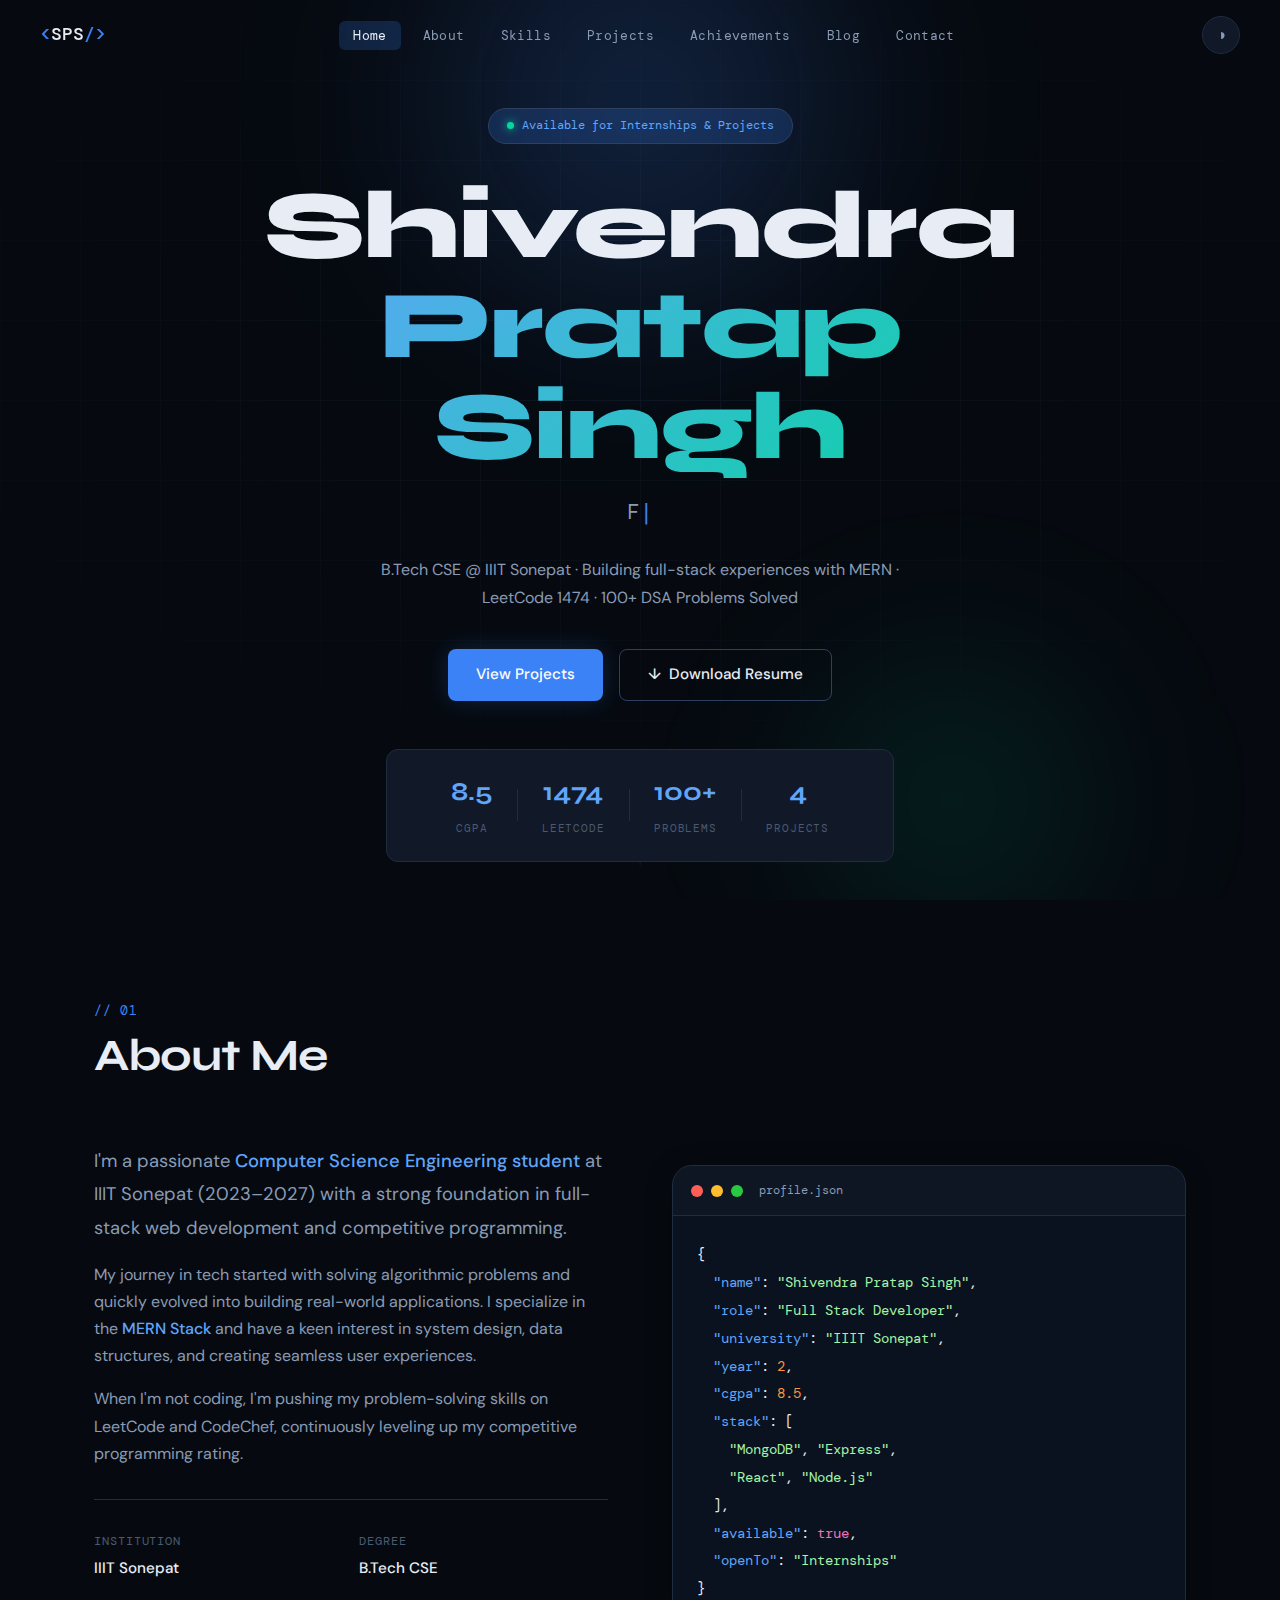
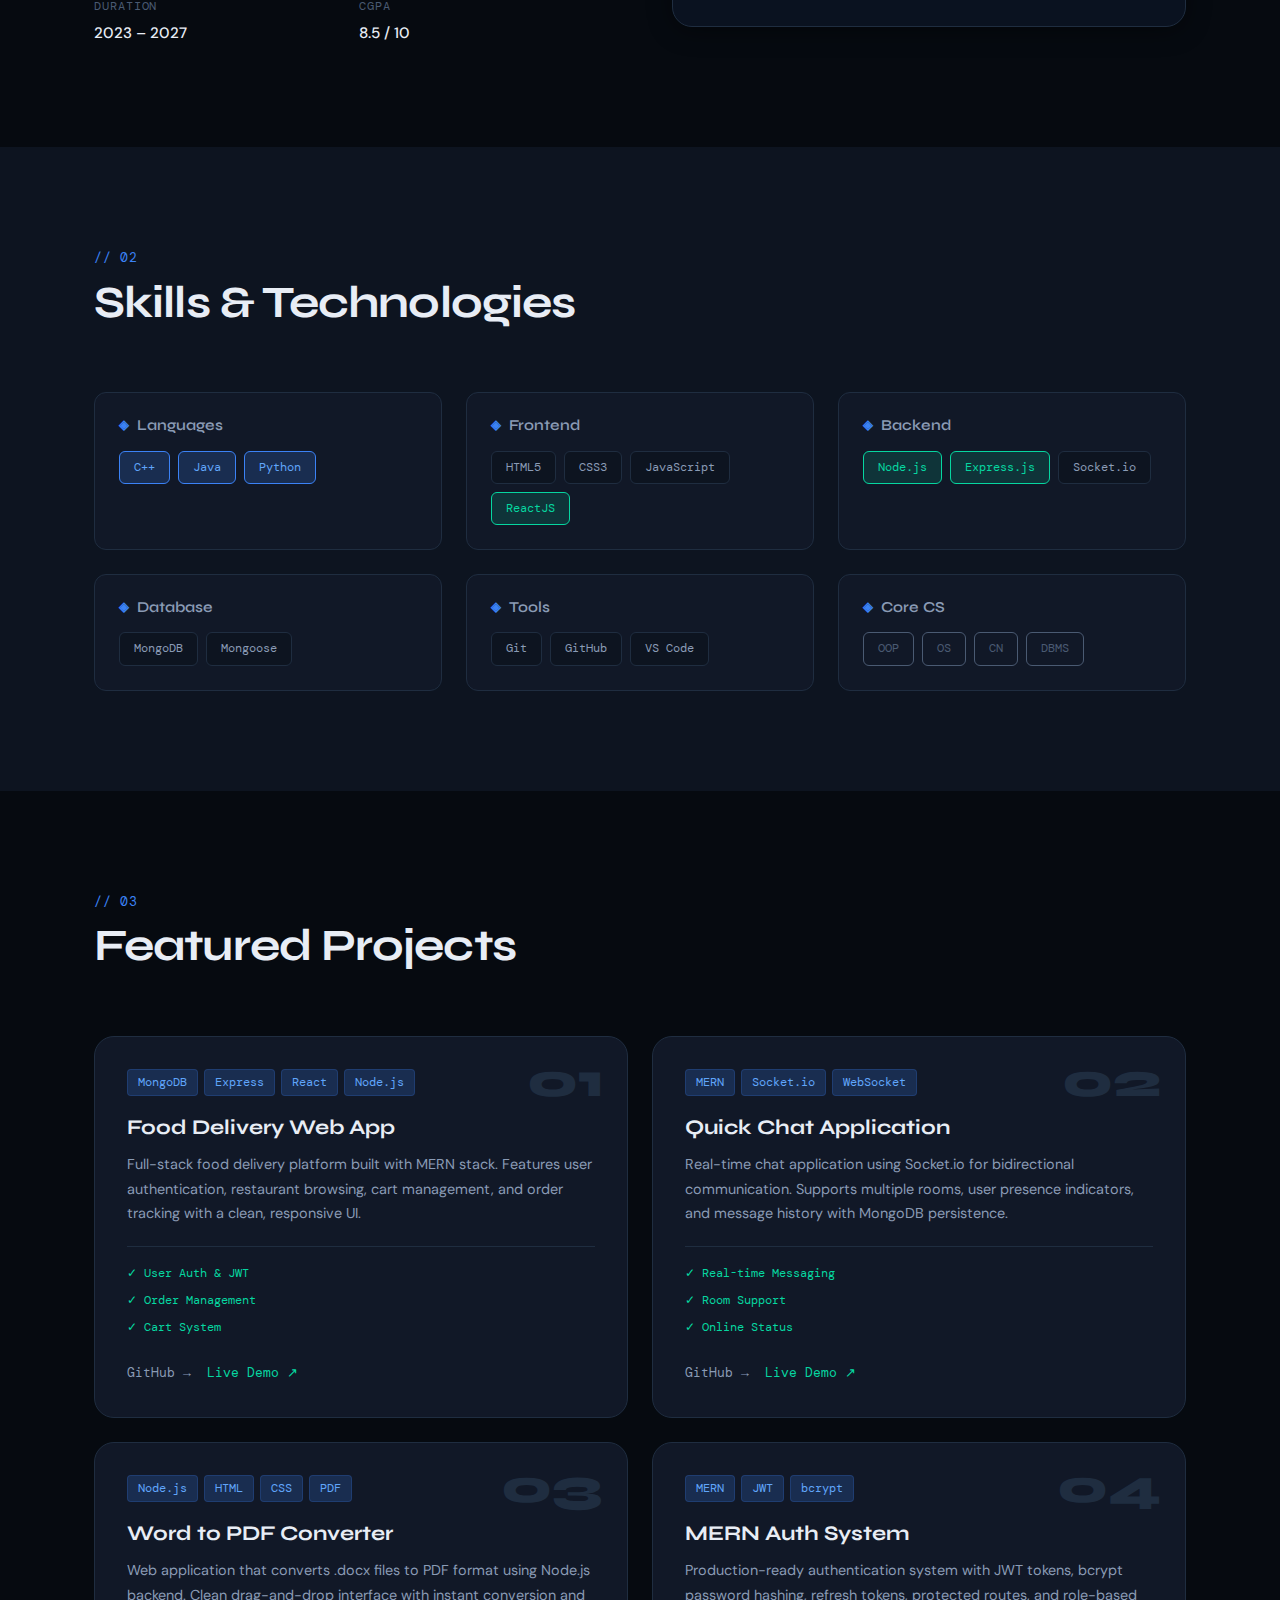
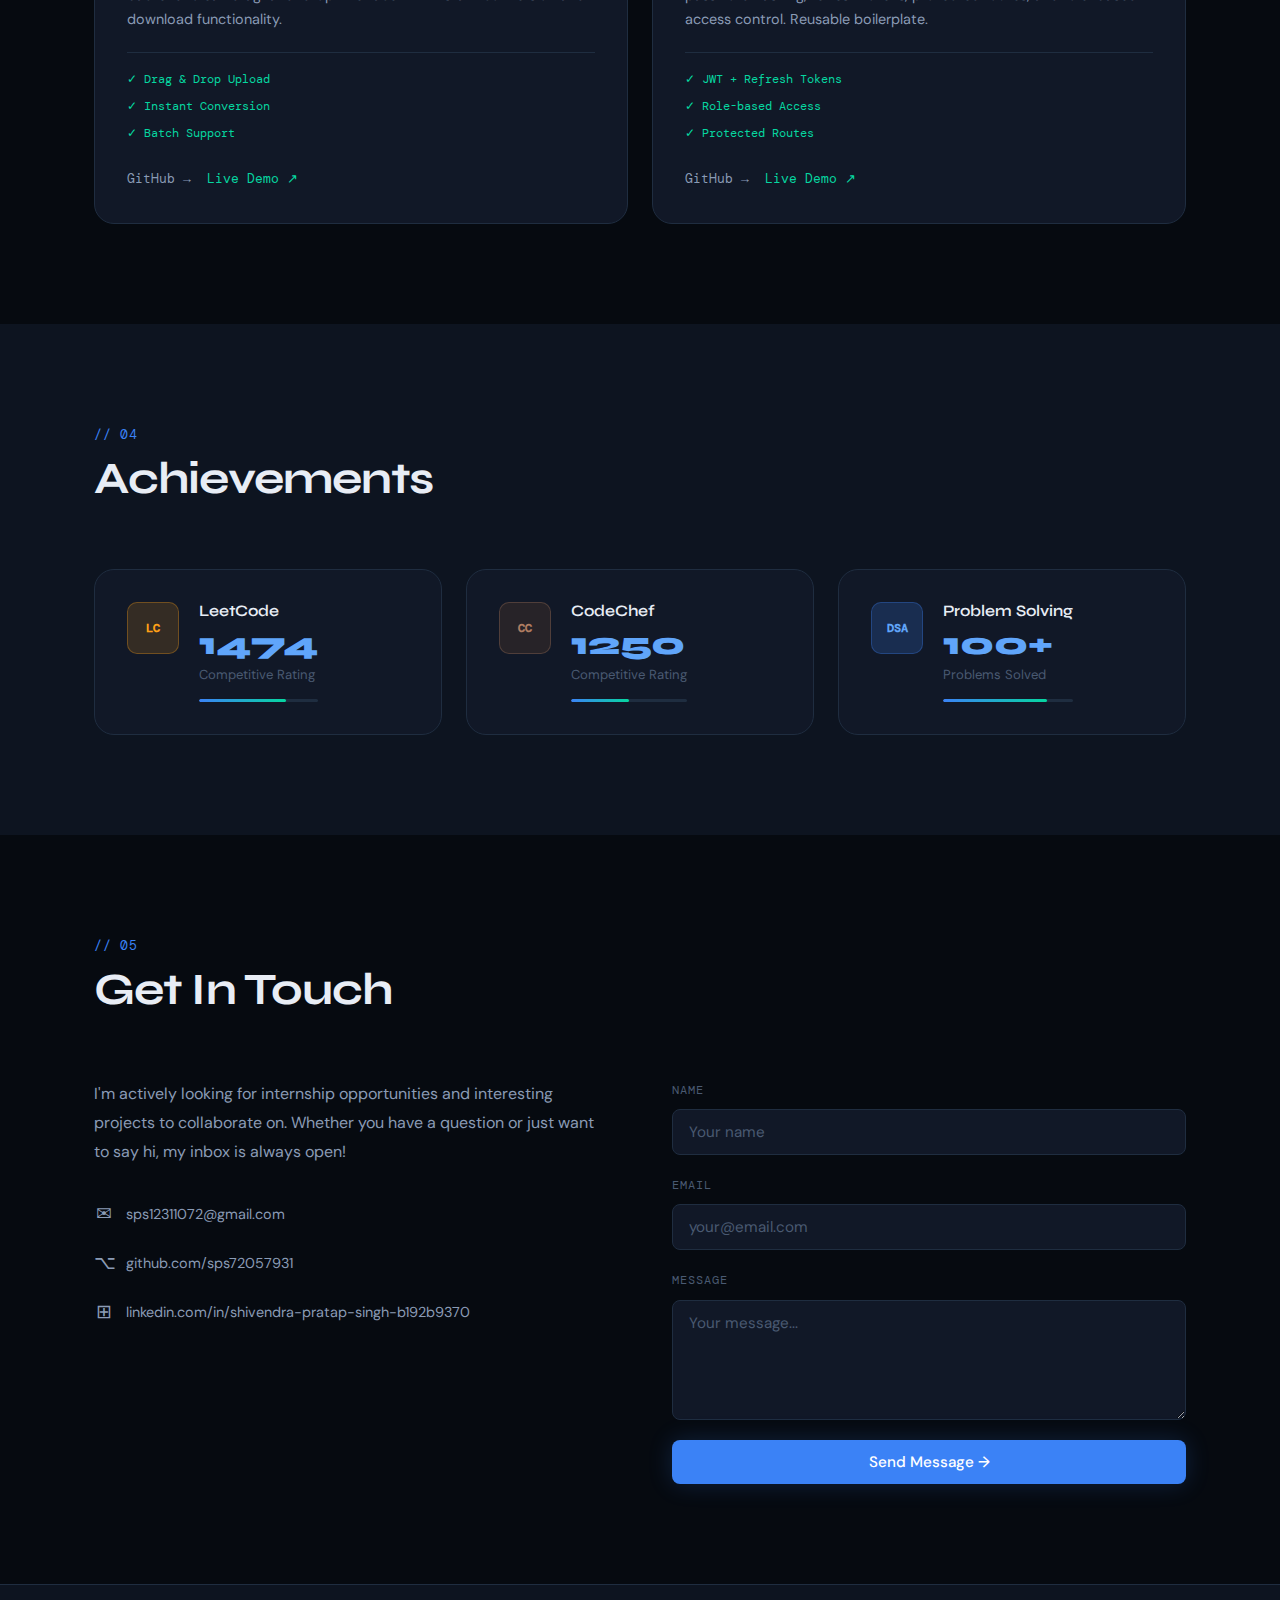
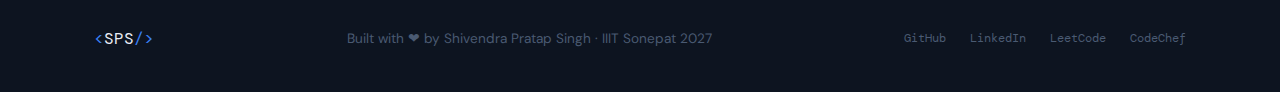
<file: index.html>
<!DOCTYPE html>
<html lang="en" data-theme="dark">
<head>
  <meta charset="UTF-8" />
  <meta name="viewport" content="width=device-width, initial-scale=1.0" />
  <title>Shivendra Pratap Singh — Full Stack Developer</title>
  <link rel="stylesheet" href="styles.css" />
  <link rel="preconnect" href="https://fonts.googleapis.com" />
  <link href="https://fonts.googleapis.com/css2?family=Syne:wght@400;600;700;800&family=DM+Mono:wght@300;400;500&family=DM+Sans:wght@300;400;500&display=swap" rel="stylesheet" />
</head>
<body>
  <!-- ═══ NAVBAR ═══ -->
  <nav class="navbar" id="navbar">
    <div class="nav-logo">
      <span class="logo-bracket">&lt;</span>SPS<span class="logo-bracket">/&gt;</span>
    </div>
    <ul class="nav-links" id="navLinks">
      <li><a href="#home" class="nav-link active">Home</a></li>
      <li><a href="#about" class="nav-link">About</a></li>
      <li><a href="#skills" class="nav-link">Skills</a></li>
      <li><a href="#projects" class="nav-link">Projects</a></li>
      <li><a href="#achievements" class="nav-link">Achievements</a></li>
      <li><a href="blog.html" class="nav-link">Blog</a></li>
      <li><a href="#contact" class="nav-link">Contact</a></li>
    </ul>
    <div class="nav-actions">
      <button class="theme-toggle" id="themeToggle" aria-label="Toggle theme">
        <span class="theme-icon sun">☀</span>
        <span class="theme-icon moon">◑</span>
      </button>
      <button class="hamburger" id="hamburger" aria-label="Menu">
        <span></span><span></span><span></span>
      </button>
    </div>
  </nav>

  <!-- ═══ HERO ═══ -->
  <section class="hero" id="home">
    <div class="hero-bg">
      <div class="grid-overlay"></div>
      <div class="gradient-orb orb-1"></div>
      <div class="gradient-orb orb-2"></div>
    </div>
    <div class="hero-content">
      <div class="hero-badge reveal">
        <span class="badge-dot"></span>
        Available for Internships & Projects
      </div>
      <h1 class="hero-name reveal">
        <span class="name-line">Shivendra</span>
        <span class="name-line accent-text">Pratap Singh</span>
      </h1>
      <p class="hero-role reveal">
        <span class="typing-text" id="typingText"></span><span class="cursor">|</span>
      </p>
      <p class="hero-desc reveal">
        B.Tech CSE @ IIIT Sonepat · Building full-stack experiences with MERN · 
        LeetCode 1474 · 100+ DSA Problems Solved
      </p>
      <div class="hero-actions reveal">
        <a href="#projects" class="btn btn-primary">View Projects</a>
        <a href="resume.pdf" download class="btn btn-outline">
          <span>↓</span> Download Resume
        </a>
      </div>
      <div class="hero-stats reveal">
        <div class="stat">
          <span class="stat-num">8.5</span>
          <span class="stat-label">CGPA</span>
        </div>
        <div class="stat-divider"></div>
        <div class="stat">
          <span class="stat-num">1474</span>
          <span class="stat-label">LeetCode</span>
        </div>
        <div class="stat-divider"></div>
        <div class="stat">
          <span class="stat-num">100+</span>
          <span class="stat-label">Problems</span>
        </div>
        <div class="stat-divider"></div>
        <div class="stat">
          <span class="stat-num">4</span>
          <span class="stat-label">Projects</span>
        </div>
      </div>
    </div>
    <div class="scroll-indicator">
      <span>Scroll</span>
      <div class="scroll-line"></div>
    </div>
  </section>

  <!-- ═══ ABOUT ═══ -->
  <section class="section" id="about">
    <div class="container">
      <div class="section-header reveal">
        <span class="section-tag">// 01</span>
        <h2 class="section-title">About Me</h2>
      </div>
      <div class="about-grid">
        <div class="about-text reveal">
          <p class="about-intro">
            I'm a passionate <strong>Computer Science Engineering student</strong> at 
            IIIT Sonepat (2023–2027) with a strong foundation in full-stack web development 
            and competitive programming.
          </p>
          <p>
            My journey in tech started with solving algorithmic problems and quickly evolved 
            into building real-world applications. I specialize in the <strong>MERN Stack</strong> 
            and have a keen interest in system design, data structures, and creating 
            seamless user experiences.
          </p>
          <p>
            When I'm not coding, I'm pushing my problem-solving skills on LeetCode and 
            CodeChef, continuously leveling up my competitive programming rating.
          </p>
          <div class="about-info-grid">
            <div class="info-item">
              <span class="info-label">Institution</span>
              <span class="info-value">IIIT Sonepat</span>
            </div>
            <div class="info-item">
              <span class="info-label">Degree</span>
              <span class="info-value">B.Tech CSE</span>
            </div>
            <div class="info-item">
              <span class="info-label">Duration</span>
              <span class="info-value">2023 – 2027</span>
            </div>
            <div class="info-item">
              <span class="info-label">CGPA</span>
              <span class="info-value">8.5 / 10</span>
            </div>
          </div>
        </div>
        <div class="about-visual reveal">
          <div class="code-card">
            <div class="code-header">
              <span class="dot red"></span>
              <span class="dot yellow"></span>
              <span class="dot green"></span>
              <span class="code-title">profile.json</span>
            </div>
            <pre class="code-body"><code>{
  <span class="c-key">"name"</span>: <span class="c-str">"Shivendra Pratap Singh"</span>,
  <span class="c-key">"role"</span>: <span class="c-str">"Full Stack Developer"</span>,
  <span class="c-key">"university"</span>: <span class="c-str">"IIIT Sonepat"</span>,
  <span class="c-key">"year"</span>: <span class="c-num">2</span>,
  <span class="c-key">"cgpa"</span>: <span class="c-num">8.5</span>,
  <span class="c-key">"stack"</span>: [
    <span class="c-str">"MongoDB"</span>, <span class="c-str">"Express"</span>,
    <span class="c-str">"React"</span>, <span class="c-str">"Node.js"</span>
  ],
  <span class="c-key">"available"</span>: <span class="c-bool">true</span>,
  <span class="c-key">"openTo"</span>: <span class="c-str">"Internships"</span>
}</code></pre>
          </div>
        </div>
      </div>
    </div>
  </section>

  <!-- ═══ SKILLS ═══ -->
  <section class="section section-alt" id="skills">
    <div class="container">
      <div class="section-header reveal">
        <span class="section-tag">// 02</span>
        <h2 class="section-title">Skills & Technologies</h2>
      </div>
      <div class="skills-grid">
        <div class="skill-category reveal">
          <h3 class="skill-cat-title">
            <span class="cat-icon">◈</span> Languages
          </h3>
          <div class="skill-pills">
            <span class="pill pill-primary">C++</span>
            <span class="pill pill-primary">Java</span>
            <span class="pill pill-primary">Python</span>
          </div>
        </div>
        <div class="skill-category reveal">
          <h3 class="skill-cat-title">
            <span class="cat-icon">◈</span> Frontend
          </h3>
          <div class="skill-pills">
            <span class="pill">HTML5</span>
            <span class="pill">CSS3</span>
            <span class="pill">JavaScript</span>
            <span class="pill pill-accent">ReactJS</span>
          </div>
        </div>
        <div class="skill-category reveal">
          <h3 class="skill-cat-title">
            <span class="cat-icon">◈</span> Backend
          </h3>
          <div class="skill-pills">
            <span class="pill pill-accent">Node.js</span>
            <span class="pill pill-accent">Express.js</span>
            <span class="pill">Socket.io</span>
          </div>
        </div>
        <div class="skill-category reveal">
          <h3 class="skill-cat-title">
            <span class="cat-icon">◈</span> Database
          </h3>
          <div class="skill-pills">
            <span class="pill">MongoDB</span>
            <span class="pill">Mongoose</span>
          </div>
        </div>
        <div class="skill-category reveal">
          <h3 class="skill-cat-title">
            <span class="cat-icon">◈</span> Tools
          </h3>
          <div class="skill-pills">
            <span class="pill">Git</span>
            <span class="pill">GitHub</span>
            <span class="pill">VS Code</span>
          </div>
        </div>
        <div class="skill-category reveal">
          <h3 class="skill-cat-title">
            <span class="cat-icon">◈</span> Core CS
          </h3>
          <div class="skill-pills">
            <span class="pill pill-ghost">OOP</span>
            <span class="pill pill-ghost">OS</span>
            <span class="pill pill-ghost">CN</span>
            <span class="pill pill-ghost">DBMS</span>
          </div>
        </div>
      </div>
    </div>
  </section>

  <!-- ═══ PROJECTS ═══ -->
  <section class="section" id="projects">
    <div class="container">
      <div class="section-header reveal">
        <span class="section-tag">// 03</span>
        <h2 class="section-title">Featured Projects</h2>
      </div>
      <div class="projects-grid">

        <div class="project-card reveal">
          <div class="project-number">01</div>
          <div class="project-tags">
            <span class="tag">MongoDB</span><span class="tag">Express</span>
            <span class="tag">React</span><span class="tag">Node.js</span>
          </div>
          <h3 class="project-title">Food Delivery Web App</h3>
          <p class="project-desc">
            Full-stack food delivery platform built with MERN stack. Features user 
            authentication, restaurant browsing, cart management, and order tracking 
            with a clean, responsive UI.
          </p>
          <div class="project-features">
            <span>✓ User Auth & JWT</span>
            <span>✓ Order Management</span>
            <span>✓ Cart System</span>
          </div>
          <div class="project-links">
            <a href="https://github.com/sps72057931/Food-Delivery" target="_blank" rel="noopener noreferrer" class="project-link">GitHub →</a>
            <a href="https://food-delivery-api-jq2l.onrender.com" target="_blank" rel="noopener noreferrer" class="project-link project-live">Live Demo ↗</a>
          </div>
        </div>

        <div class="project-card reveal">
          <div class="project-number">02</div>
          <div class="project-tags">
            <span class="tag">MERN</span><span class="tag">Socket.io</span>
            <span class="tag">WebSocket</span>
          </div>
          <h3 class="project-title">Quick Chat Application</h3>
          <p class="project-desc">
            Real-time chat application using Socket.io for bidirectional communication. 
            Supports multiple rooms, user presence indicators, and message history 
            with MongoDB persistence.
          </p>
          <div class="project-features">
            <span>✓ Real-time Messaging</span>
            <span>✓ Room Support</span>
            <span>✓ Online Status</span>
          </div>
          <div class="project-links">
            <a href="https://github.com/sps72057931/quick-chat" target="_blank" rel="noopener noreferrer" class="project-link">GitHub →</a>
            <a href="https://quick-chat-backend-mxbg.onrender.com" target="_blank" rel="noopener noreferrer" class="project-link project-live">Live Demo ↗</a>
          </div>
        </div>

        <div class="project-card reveal">
          <div class="project-number">03</div>
          <div class="project-tags">
            <span class="tag">Node.js</span><span class="tag">HTML</span>
            <span class="tag">CSS</span><span class="tag">PDF</span>
          </div>
          <h3 class="project-title">Word to PDF Converter</h3>
          <p class="project-desc">
            Web application that converts .docx files to PDF format using Node.js 
            backend. Clean drag-and-drop interface with instant conversion and 
            download functionality.
          </p>
          <div class="project-features">
            <span>✓ Drag & Drop Upload</span>
            <span>✓ Instant Conversion</span>
            <span>✓ Batch Support</span>
          </div>
          <div class="project-links">
            <a href="https://github.com/sps72057931/Convoapp" target="_blank" rel="noopener noreferrer" class="project-link">GitHub →</a>
            <a href="https://convoapp-backend-vb57.onrender.com" target="_blank" rel="noopener noreferrer" class="project-link project-live">Live Demo ↗</a>
          </div>
        </div>

        <div class="project-card reveal">
          <div class="project-number">04</div>
          <div class="project-tags">
            <span class="tag">MERN</span><span class="tag">JWT</span>
            <span class="tag">bcrypt</span>
          </div>
          <h3 class="project-title">MERN Auth System</h3>
          <p class="project-desc">
            Production-ready authentication system with JWT tokens, bcrypt password 
            hashing, refresh tokens, protected routes, and role-based access control. 
            Reusable boilerplate.
          </p>
          <div class="project-features">
            <span>✓ JWT + Refresh Tokens</span>
            <span>✓ Role-based Access</span>
            <span>✓ Protected Routes</span>
          </div>
          <div class="project-links">
            <a href="https://github.com/sps72057931/MERN-Auth" target="_blank" rel="noopener noreferrer" class="project-link">GitHub →</a>
            <a href="https://mern-auth-ui-ow1y.onrender.com" target="_blank" rel="noopener noreferrer" class="project-link project-live">Live Demo ↗</a>
          </div>
        </div>

      </div>
    </div>
  </section>

  <!-- ═══ ACHIEVEMENTS ═══ -->
  <section class="section section-alt" id="achievements">
    <div class="container">
      <div class="section-header reveal">
        <span class="section-tag">// 04</span>
        <h2 class="section-title">Achievements</h2>
      </div>
      <div class="achievements-grid">
        <div class="achievement-card reveal">
          <div class="achievement-logo leetcode">LC</div>
          <div class="achievement-info">
            <h3>LeetCode</h3>
            <div class="achievement-rating">1474</div>
            <p>Competitive Rating</p>
            <div class="rating-bar">
              <div class="rating-fill" style="--fill: 73%"></div>
            </div>
          </div>
        </div>
        <div class="achievement-card reveal">
          <div class="achievement-logo codechef">CC</div>
          <div class="achievement-info">
            <h3>CodeChef</h3>
            <div class="achievement-rating">1250</div>
            <p>Competitive Rating</p>
            <div class="rating-bar">
              <div class="rating-fill" style="--fill: 50%"></div>
            </div>
          </div>
        </div>
        <div class="achievement-card reveal">
          <div class="achievement-logo dsa">DSA</div>
          <div class="achievement-info">
            <h3>Problem Solving</h3>
            <div class="achievement-rating">100+</div>
            <p>Problems Solved</p>
            <div class="rating-bar">
              <div class="rating-fill" style="--fill: 80%"></div>
            </div>
          </div>
        </div>
      </div>
    </div>
  </section>

  <!-- ═══ CONTACT ═══ -->
  <section class="section" id="contact">
    <div class="container">
      <div class="section-header reveal">
        <span class="section-tag">// 05</span>
        <h2 class="section-title">Get In Touch</h2>
      </div>
      <div class="contact-grid">
        <div class="contact-info reveal">
          <p class="contact-intro">
            I'm actively looking for internship opportunities and interesting 
            projects to collaborate on. Whether you have a question or just want 
            to say hi, my inbox is always open!
          </p>
          <div class="contact-links">
            <a href="mailto:sps12311072@gmail.com" class="contact-item">
              <span class="contact-icon">✉</span>
              <span>sps12311072@gmail.com</span>
            </a>
            <a href="https://github.com/sps72057931" class="contact-item" target="_blank" rel="noopener noreferrer">
              <span class="contact-icon">⌥</span>
              <span>github.com/sps72057931</span>
            </a>
            <a href="https://linkedin.com/in/shivendra-pratap-singh-b192b9370" class="contact-item" target="_blank" rel="noopener noreferrer">
              <span class="contact-icon">⊞</span>
              <span>linkedin.com/in/shivendra-pratap-singh-b192b9370</span>
            </a>
          </div>
        </div>
        <form class="contact-form reveal" id="contactForm">
          <div class="form-group">
            <label class="form-label" for="name">Name</label>
            <input type="text" id="name" class="form-input" placeholder="Your name" required />
          </div>
          <div class="form-group">
            <label class="form-label" for="email">Email</label>
            <input type="email" id="email" class="form-input" placeholder="your@email.com" required />
          </div>
          <div class="form-group">
            <label class="form-label" for="message">Message</label>
            <textarea id="message" class="form-input form-textarea" placeholder="Your message..." required></textarea>
          </div>
          <button type="submit" class="btn btn-primary btn-full">Send Message →</button>
          <div class="form-success" id="formSuccess">
            ✓ Message sent! I'll get back to you soon.
          </div>
        </form>
      </div>
    </div>
  </section>

  <!-- ═══ FOOTER ═══ -->
  <footer class="footer">
    <div class="container">
      <div class="footer-content">
        <div class="footer-brand">
          <span class="logo-bracket">&lt;</span>SPS<span class="logo-bracket">/&gt;</span>
        </div>
        <p class="footer-text">
          Built with ❤ by Shivendra Pratap Singh &middot; IIIT Sonepat 2027
        </p>
        <div class="footer-links">
          <a href="https://github.com/sps72057931" target="_blank" rel="noopener noreferrer">GitHub</a>
          <a href="https://linkedin.com/in/shivendra-pratap-singh-b192b9370" target="_blank" rel="noopener noreferrer">LinkedIn</a>
          <a href="https://leetcode.com/u/sps12311072/" target="_blank" rel="noopener noreferrer">LeetCode</a>
          <a href="https://www.codechef.com/users/sp_singh16" target="_blank" rel="noopener noreferrer">CodeChef</a>
        </div>
      </div>
    </div>
  </footer>

  <script src="script.js"></script>
</body>
</html>
</file>
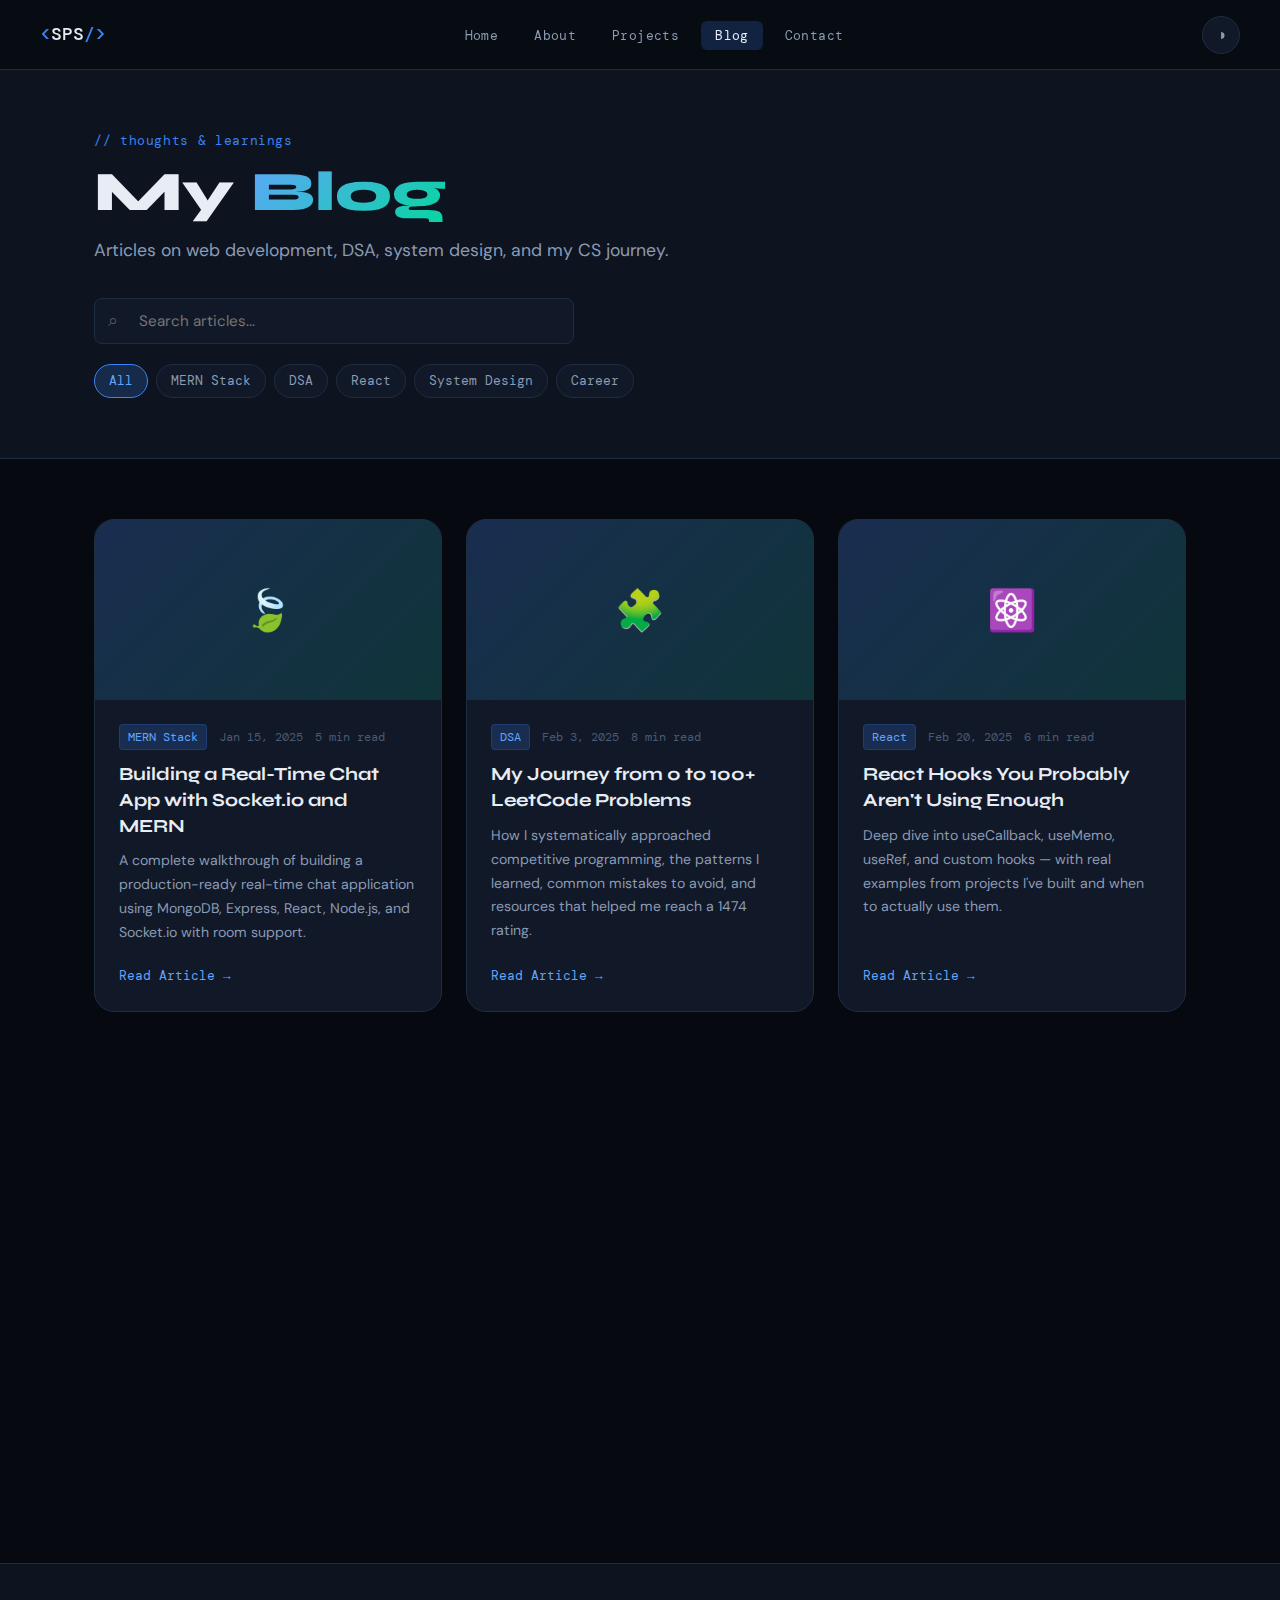
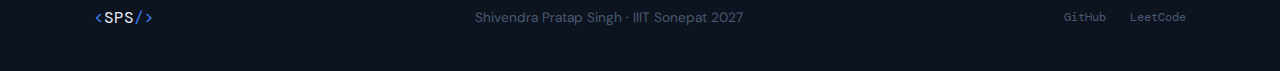
<file: blog.html>
<!DOCTYPE html>
<html lang="en" data-theme="dark">
<head>
  <meta charset="UTF-8" />
  <meta name="viewport" content="width=device-width, initial-scale=1.0" />
  <title>Blog — Shivendra Pratap Singh</title>
  <!-- CRITICAL: Set js-ready instantly so reveal CSS activates before paint -->
  <script>document.body ? document.body.classList.add('js-ready') : document.addEventListener('DOMContentLoaded', () => document.body.classList.add('js-ready'));</script>
  <link rel="stylesheet" href="styles.css" />
  <link href="https://fonts.googleapis.com/css2?family=Syne:wght@400;600;700;800&family=DM+Mono:wght@300;400;500&family=DM+Sans:wght@300;400;500&display=swap" rel="stylesheet" />
</head>
<body>
  <nav class="navbar scrolled" id="navbar">
    <div class="nav-logo">
      <a href="index.html"><span class="logo-bracket">&lt;</span>SPS<span class="logo-bracket">/&gt;</span></a>
    </div>
    <ul class="nav-links" id="navLinks">
      <li><a href="index.html" class="nav-link">Home</a></li>
      <li><a href="index.html#about" class="nav-link">About</a></li>
      <li><a href="index.html#projects" class="nav-link">Projects</a></li>
      <li><a href="blog.html" class="nav-link active">Blog</a></li>
      <li><a href="index.html#contact" class="nav-link">Contact</a></li>
    </ul>
    <div class="nav-actions">
      <button class="theme-toggle" id="themeToggle">
        <span class="theme-icon sun">☀</span>
        <span class="theme-icon moon">◑</span>
      </button>
      <button class="hamburger" id="hamburger">
        <span></span><span></span><span></span>
      </button>
    </div>
  </nav>

  <!-- Blog Hero -->
  <div class="blog-hero">
    <div class="container">
      <span class="section-tag">// thoughts & learnings</span>
      <h1 class="reveal">My <span class="accent-text">Blog</span></h1>
      <p class="reveal">Articles on web development, DSA, system design, and my CS journey.</p>
      <div class="blog-search reveal">
        <input type="text" id="blogSearch" placeholder="Search articles..." />
      </div>
      <div class="blog-tags reveal">
        <span class="blog-tag active" data-tag="all">All</span>
        <span class="blog-tag" data-tag="mern">MERN Stack</span>
        <span class="blog-tag" data-tag="dsa">DSA</span>
        <span class="blog-tag" data-tag="react">React</span>
        <span class="blog-tag" data-tag="system-design">System Design</span>
        <span class="blog-tag" data-tag="career">Career</span>
      </div>
    </div>
  </div>

  <!-- Blog Grid -->
  <main class="container">
    <div class="blog-grid">

      <article class="blog-card reveal" data-tag="mern">
        <div class="blog-card-img">🍃</div>
        <div class="blog-card-body">
          <div class="blog-card-meta">
            <span class="blog-card-tag">MERN Stack</span>
            <span>Jan 15, 2025</span>
            <span>5 min read</span>
          </div>
          <h2 class="blog-card-title">Building a Real-Time Chat App with Socket.io and MERN</h2>
          <p class="blog-card-excerpt">
            A complete walkthrough of building a production-ready real-time chat application 
            using MongoDB, Express, React, Node.js, and Socket.io with room support.
          </p>
          <a href="#" class="blog-card-read">Read Article →</a>
        </div>
      </article>

      <article class="blog-card reveal" data-tag="dsa">
        <div class="blog-card-img">🧩</div>
        <div class="blog-card-body">
          <div class="blog-card-meta">
            <span class="blog-card-tag">DSA</span>
            <span>Feb 3, 2025</span>
            <span>8 min read</span>
          </div>
          <h2 class="blog-card-title">My Journey from 0 to 100+ LeetCode Problems</h2>
          <p class="blog-card-excerpt">
            How I systematically approached competitive programming, the patterns I learned, 
            common mistakes to avoid, and resources that helped me reach a 1474 rating.
          </p>
          <a href="#" class="blog-card-read">Read Article →</a>
        </div>
      </article>

      <article class="blog-card reveal" data-tag="react">
        <div class="blog-card-img">⚛️</div>
        <div class="blog-card-body">
          <div class="blog-card-meta">
            <span class="blog-card-tag">React</span>
            <span>Feb 20, 2025</span>
            <span>6 min read</span>
          </div>
          <h2 class="blog-card-title">React Hooks You Probably Aren't Using Enough</h2>
          <p class="blog-card-excerpt">
            Deep dive into useCallback, useMemo, useRef, and custom hooks — with real 
            examples from projects I've built and when to actually use them.
          </p>
          <a href="#" class="blog-card-read">Read Article →</a>
        </div>
      </article>

      <article class="blog-card reveal" data-tag="mern">
        <div class="blog-card-img">🔐</div>
        <div class="blog-card-body">
          <div class="blog-card-meta">
            <span class="blog-card-tag">MERN Stack</span>
            <span>Mar 5, 2025</span>
            <span>10 min read</span>
          </div>
          <h2 class="blog-card-title">JWT Authentication with Refresh Tokens in Node.js</h2>
          <p class="blog-card-excerpt">
            A production-ready implementation of JWT authentication including access tokens, 
            refresh tokens, token rotation, and protected route middleware.
          </p>
          <a href="#" class="blog-card-read">Read Article →</a>
        </div>
      </article>

      <article class="blog-card reveal" data-tag="system-design">
        <div class="blog-card-img">🏗️</div>
        <div class="blog-card-body">
          <div class="blog-card-meta">
            <span class="blog-card-tag">System Design</span>
            <span>Mar 18, 2025</span>
            <span>12 min read</span>
          </div>
          <h2 class="blog-card-title">Understanding REST API Design Principles</h2>
          <p class="blog-card-excerpt">
            From resource naming to HTTP methods, status codes, versioning, pagination, 
            and error handling — everything you need to design clean REST APIs.
          </p>
          <a href="#" class="blog-card-read">Read Article →</a>
        </div>
      </article>

      <article class="blog-card reveal" data-tag="career">
        <div class="blog-card-img">🎯</div>
        <div class="blog-card-body">
          <div class="blog-card-meta">
            <span class="blog-card-tag">Career</span>
            <span>Apr 1, 2025</span>
            <span>7 min read</span>
          </div>
          <h2 class="blog-card-title">How I Built 4 Projects in My First Year of Engineering</h2>
          <p class="blog-card-excerpt">
            My approach to balancing academics and side projects, how I chose what to build, 
            what I learned from each project, and what I'd do differently.
          </p>
          <a href="#" class="blog-card-read">Read Article →</a>
        </div>
      </article>

    </div>
  </main>

  <footer class="footer">
    <div class="container">
      <div class="footer-content">
        <div class="footer-brand">
          <span class="logo-bracket">&lt;</span>SPS<span class="logo-bracket">/&gt;</span>
        </div>
        <p class="footer-text">Shivendra Pratap Singh · IIIT Sonepat 2027</p>
        <div class="footer-links">
          <a href="https://github.com/" target="_blank">GitHub</a>
          <a href="https://leetcode.com/" target="_blank">LeetCode</a>
        </div>
      </div>
    </div>
  </footer>

  <script src="script.js"></script>
</body>
</html>
</file>
<file: styles.css>
/* ═══════════════════════════════════════════════
   SHIVENDRA PRATAP SINGH — PORTFOLIO STYLES
   Architecture: CSS Variables → Reset → Layout → Components
   ═══════════════════════════════════════════════ */

/* ── CSS Variables (Themes) ── */
:root {
  /* Dark theme (default) */
  --bg-primary: #060a10;
  --bg-secondary: #0d1420;
  --bg-card: #111827;
  --bg-card-hover: #1a2535;
  --border: #1f2d40;
  --border-bright: #2d4060;

  --text-primary: #e8edf5;
  --text-secondary: #8a9bb5;
  --text-muted: #4a5a72;

  --accent: #3b82f6;
  --accent-bright: #60a5fa;
  --accent-glow: rgba(59, 130, 246, 0.2);
  --accent-2: #06d6a0;
  --accent-2-glow: rgba(6, 214, 160, 0.15);

  --gradient-hero: radial-gradient(ellipse 80% 50% at 50% -20%, rgba(59,130,246,0.15) 0%, transparent 60%);
  --gradient-orb-1: radial-gradient(circle, rgba(59,130,246,0.25) 0%, transparent 70%);
  --gradient-orb-2: radial-gradient(circle, rgba(6,214,160,0.15) 0%, transparent 70%);

  --shadow-card: 0 4px 24px rgba(0,0,0,0.4);
  --shadow-card-hover: 0 8px 40px rgba(59,130,246,0.12);

  --font-heading: 'Syne', sans-serif;
  --font-mono: 'DM Mono', monospace;
  --font-body: 'DM Sans', sans-serif;

  --nav-height: 70px;
  --radius: 12px;
  --radius-lg: 20px;
  --transition: 0.3s cubic-bezier(0.4,0,0.2,1);
}

[data-theme="light"] {
  --bg-primary: #f5f7fa;
  --bg-secondary: #ebeef3;
  --bg-card: #ffffff;
  --bg-card-hover: #f0f4ff;
  --border: #dde2ea;
  --border-bright: #c5cede;

  --text-primary: #0d1520;
  --text-secondary: #4a5568;
  --text-muted: #9aa5b4;

  --accent: #2563eb;
  --accent-bright: #3b82f6;
  --accent-glow: rgba(37, 99, 235, 0.12);
  --accent-2: #059669;
  --accent-2-glow: rgba(5, 150, 105, 0.1);

  --gradient-hero: radial-gradient(ellipse 80% 50% at 50% -20%, rgba(37,99,235,0.08) 0%, transparent 60%);
  --gradient-orb-1: radial-gradient(circle, rgba(37,99,235,0.12) 0%, transparent 70%);
  --gradient-orb-2: radial-gradient(circle, rgba(5,150,105,0.1) 0%, transparent 70%);

  --shadow-card: 0 2px 16px rgba(0,0,0,0.08);
  --shadow-card-hover: 0 8px 32px rgba(37,99,235,0.1);
}

/* ── Reset ── */
*, *::before, *::after { box-sizing: border-box; margin: 0; padding: 0; }
html { scroll-behavior: smooth; }
body {
  font-family: var(--font-body);
  background: var(--bg-primary);
  color: var(--text-primary);
  line-height: 1.7;
  overflow-x: hidden;
  transition: background var(--transition), color var(--transition);
}
a { text-decoration: none; color: inherit; }
img { max-width: 100%; }
ul { list-style: none; }

/* ── Typography ── */
h1, h2, h3, h4 { font-family: var(--font-heading); line-height: 1.15; }
code, pre { font-family: var(--font-mono); }

/* ── Layout ── */
.container {
  max-width: 1140px;
  margin: 0 auto;
  padding: 0 24px;
}

/* ════════════════════════════════
   NAVBAR
════════════════════════════════ */
.navbar {
  position: fixed;
  top: 0; left: 0; right: 0;
  height: var(--nav-height);
  display: flex;
  align-items: center;
  justify-content: space-between;
  padding: 0 40px;
  z-index: 1000;
  transition: background var(--transition), backdrop-filter var(--transition), border-color var(--transition);
  border-bottom: 1px solid transparent;
}
.navbar.scrolled {
  background: rgba(6, 10, 16, 0.85);
  backdrop-filter: blur(20px);
  border-color: var(--border);
}
[data-theme="light"] .navbar.scrolled {
  background: rgba(245, 247, 250, 0.85);
}

.nav-logo {
  font-family: var(--font-mono);
  font-size: 1.1rem;
  font-weight: 500;
  color: var(--text-primary);
  cursor: default;
}
.logo-bracket { color: var(--accent); }

.nav-links {
  display: flex;
  align-items: center;
  gap: 8px;
}
.nav-link {
  font-family: var(--font-mono);
  font-size: 0.8rem;
  color: var(--text-secondary);
  padding: 6px 14px;
  border-radius: 6px;
  transition: color var(--transition), background var(--transition);
  letter-spacing: 0.03em;
}
.nav-link:hover, .nav-link.active {
  color: var(--text-primary);
  background: var(--accent-glow);
}

.nav-actions { display: flex; align-items: center; gap: 12px; }

.theme-toggle {
  background: var(--bg-card);
  border: 1px solid var(--border);
  width: 38px; height: 38px;
  border-radius: 50%;
  display: flex; align-items: center; justify-content: center;
  cursor: pointer;
  transition: all var(--transition);
  font-size: 1rem;
  color: var(--text-secondary);
}
.theme-toggle:hover { border-color: var(--accent); color: var(--accent); }
.theme-icon { position: absolute; transition: opacity var(--transition), transform var(--transition); }
.theme-icon.moon { opacity: 1; }
.theme-icon.sun { opacity: 0; transform: scale(0.7); }
[data-theme="light"] .theme-icon.moon { opacity: 0; transform: scale(0.7); }
[data-theme="light"] .theme-icon.sun { opacity: 1; transform: scale(1); }

.hamburger {
  display: none;
  flex-direction: column;
  gap: 5px;
  background: none; border: none;
  cursor: pointer; padding: 4px;
}
.hamburger span {
  display: block; width: 24px; height: 2px;
  background: var(--text-primary);
  border-radius: 2px;
  transition: all var(--transition);
}
.hamburger.active span:nth-child(1) { transform: rotate(45deg) translate(5px, 5px); }
.hamburger.active span:nth-child(2) { opacity: 0; }
.hamburger.active span:nth-child(3) { transform: rotate(-45deg) translate(5px, -5px); }

/* ════════════════════════════════
   HERO
════════════════════════════════ */
.hero {
  min-height: 100vh;
  display: flex;
  flex-direction: column;
  align-items: center;
  justify-content: center;
  position: relative;
  overflow: hidden;
  padding: var(--nav-height) 24px 0;
  text-align: center;
}

.hero-bg {
  position: absolute;
  inset: 0;
  pointer-events: none;
  overflow: hidden;
}
.grid-overlay {
  position: absolute; inset: 0;
  background-image:
    linear-gradient(var(--border) 1px, transparent 1px),
    linear-gradient(90deg, var(--border) 1px, transparent 1px);
  background-size: 80px 80px;
  opacity: 0.3;
  mask-image: radial-gradient(ellipse 80% 60% at 50% 40%, black 0%, transparent 80%);
}
.gradient-orb {
  position: absolute;
  border-radius: 50%;
  filter: blur(80px);
}
.orb-1 {
  width: 600px; height: 600px;
  top: -200px; left: 50%;
  transform: translateX(-50%);
  background: var(--gradient-orb-1);
  animation: float1 8s ease-in-out infinite;
}
.orb-2 {
  width: 400px; height: 400px;
  bottom: -100px; right: 10%;
  background: var(--gradient-orb-2);
  animation: float2 10s ease-in-out infinite;
}
@keyframes float1 { 0%,100%{transform:translateX(-50%) translateY(0)} 50%{transform:translateX(-50%) translateY(-30px)} }
@keyframes float2 { 0%,100%{transform:translateY(0)} 50%{transform:translateY(-20px)} }

.hero-content {
  position: relative;
  z-index: 1;
  max-width: 800px;
}

.hero-badge {
  display: inline-flex;
  align-items: center;
  gap: 8px;
  background: var(--accent-glow);
  border: 1px solid var(--border-bright);
  border-radius: 999px;
  padding: 6px 18px;
  font-family: var(--font-mono);
  font-size: 0.78rem;
  color: var(--accent-bright);
  margin-bottom: 32px;
}
.badge-dot {
  width: 7px; height: 7px;
  border-radius: 50%;
  background: var(--accent-2);
  box-shadow: 0 0 8px var(--accent-2);
  animation: pulse 2s infinite;
}
@keyframes pulse { 0%,100%{opacity:1;transform:scale(1)} 50%{opacity:0.6;transform:scale(0.85)} }

.hero-name {
  font-size: clamp(3rem, 8vw, 6rem);
  font-weight: 800;
  margin-bottom: 16px;
  line-height: 1.05;
  letter-spacing: -0.02em;
}
.name-line { display: block; }
.accent-text {
  background: linear-gradient(135deg, var(--accent-bright), var(--accent-2));
  -webkit-background-clip: text;
  -webkit-text-fill-color: transparent;
  background-clip: text;
}

.hero-role {
  font-family: var(--font-mono);
  font-size: clamp(1rem, 2.5vw, 1.3rem);
  color: var(--text-secondary);
  margin-bottom: 20px;
  min-height: 2em;
}
.cursor { animation: blink 1s step-end infinite; color: var(--accent); }
@keyframes blink { 0%,100%{opacity:1} 50%{opacity:0} }

.hero-desc {
  color: var(--text-secondary);
  font-size: 1rem;
  max-width: 560px;
  margin: 0 auto 36px;
  line-height: 1.8;
}

.hero-actions { display: flex; gap: 16px; justify-content: center; flex-wrap: wrap; margin-bottom: 48px; }

/* Buttons */
.btn {
  display: inline-flex;
  align-items: center;
  gap: 8px;
  padding: 12px 28px;
  border-radius: 8px;
  font-family: var(--font-body);
  font-size: 0.95rem;
  font-weight: 500;
  cursor: pointer;
  transition: all var(--transition);
  border: none;
}
.btn-primary {
  background: var(--accent);
  color: #fff;
  box-shadow: 0 0 24px var(--accent-glow);
}
.btn-primary:hover {
  background: var(--accent-bright);
  transform: translateY(-2px);
  box-shadow: 0 4px 32px rgba(59,130,246,0.35);
}
.btn-outline {
  background: transparent;
  color: var(--text-primary);
  border: 1px solid var(--border-bright);
}
.btn-outline:hover {
  border-color: var(--accent);
  color: var(--accent);
  background: var(--accent-glow);
}
.btn-full { width: 100%; justify-content: center; }

.hero-stats {
  display: flex;
  gap: 0;
  justify-content: center;
  align-items: center;
  background: var(--bg-card);
  border: 1px solid var(--border);
  border-radius: var(--radius);
  padding: 20px 40px;
  width: fit-content;
  margin: 0 auto;
}
.stat { text-align: center; padding: 0 24px; }
.stat-num {
  display: block;
  font-family: var(--font-heading);
  font-size: 1.6rem;
  font-weight: 700;
  color: var(--accent-bright);
}
.stat-label {
  font-family: var(--font-mono);
  font-size: 0.7rem;
  color: var(--text-muted);
  letter-spacing: 0.08em;
  text-transform: uppercase;
}
.stat-divider {
  width: 1px;
  height: 32px;
  background: var(--border);
}

.scroll-indicator {
  position: absolute;
  bottom: 32px;
  left: 50%;
  transform: translateX(-50%);
  display: flex;
  flex-direction: column;
  align-items: center;
  gap: 8px;
  font-family: var(--font-mono);
  font-size: 0.7rem;
  color: var(--text-muted);
  letter-spacing: 0.1em;
  animation: fadeInUp 2s 1.5s backwards;
}
.scroll-line {
  width: 1px; height: 40px;
  background: linear-gradient(to bottom, var(--accent), transparent);
  animation: scrollPulse 2s ease-in-out infinite;
}
@keyframes scrollPulse { 0%,100%{opacity:0.3;transform:scaleY(1)} 50%{opacity:1;transform:scaleY(1.2)} }

/* ════════════════════════════════
   SECTIONS
════════════════════════════════ */
.section {
  padding: 100px 0;
}
.section-alt {
  background: var(--bg-secondary);
}

.section-header {
  margin-bottom: 64px;
}
.section-tag {
  font-family: var(--font-mono);
  font-size: 0.8rem;
  color: var(--accent);
  display: block;
  margin-bottom: 8px;
  letter-spacing: 0.05em;
}
.section-title {
  font-size: clamp(1.8rem, 4vw, 2.8rem);
  font-weight: 700;
  letter-spacing: -0.02em;
}

/* ── About ── */
.about-grid {
  display: grid;
  grid-template-columns: 1fr 1fr;
  gap: 64px;
  align-items: center;
}
.about-intro {
  font-size: 1.15rem;
  color: var(--text-primary);
  margin-bottom: 20px;
  line-height: 1.8;
}
.about-text p { color: var(--text-secondary); margin-bottom: 16px; }
.about-text strong { color: var(--accent-bright); font-weight: 500; }
.about-info-grid {
  display: grid;
  grid-template-columns: 1fr 1fr;
  gap: 16px;
  margin-top: 32px;
  padding-top: 32px;
  border-top: 1px solid var(--border);
}
.info-item { display: flex; flex-direction: column; gap: 4px; }
.info-label { font-family: var(--font-mono); font-size: 0.72rem; color: var(--text-muted); text-transform: uppercase; letter-spacing: 0.08em; }
.info-value { font-weight: 500; color: var(--text-primary); font-size: 0.95rem; }

/* Code card */
.code-card {
  background: #0a1220;
  border: 1px solid var(--border);
  border-radius: var(--radius-lg);
  overflow: hidden;
  box-shadow: var(--shadow-card);
  transition: box-shadow var(--transition);
}
[data-theme="light"] .code-card { background: #1e2d40; }
.code-card:hover { box-shadow: var(--shadow-card-hover); }
.code-header {
  display: flex;
  align-items: center;
  gap: 8px;
  padding: 14px 18px;
  border-bottom: 1px solid var(--border);
  background: rgba(255,255,255,0.02);
}
.dot {
  width: 12px; height: 12px;
  border-radius: 50%;
}
.dot.red { background: #ff5f57; }
.dot.yellow { background: #febc2e; }
.dot.green { background: #28c840; }
.code-title { font-family: var(--font-mono); font-size: 0.78rem; color: #8a9bb5; margin-left: 8px; }
.code-body { padding: 24px; overflow-x: auto; }
.code-body code { font-size: 0.85rem; line-height: 1.9; }
.c-key { color: #60a5fa; }
.c-str { color: #a5f3a5; }
.c-num { color: #fb923c; }
.c-bool { color: #f472b6; }

/* ── Skills ── */
.skills-grid {
  display: grid;
  grid-template-columns: repeat(3, 1fr);
  gap: 24px;
}
.skill-category {
  background: var(--bg-card);
  border: 1px solid var(--border);
  border-radius: var(--radius);
  padding: 24px;
  transition: border-color var(--transition), box-shadow var(--transition);
}
.skill-category:hover {
  border-color: var(--accent);
  box-shadow: var(--shadow-card-hover);
}
.skill-cat-title {
  font-family: var(--font-heading);
  font-size: 0.95rem;
  font-weight: 600;
  color: var(--text-secondary);
  margin-bottom: 16px;
  display: flex;
  align-items: center;
  gap: 8px;
}
.cat-icon { color: var(--accent); font-size: 0.8rem; }
.skill-pills { display: flex; flex-wrap: wrap; gap: 8px; }
.pill {
  padding: 5px 14px;
  border-radius: 6px;
  font-family: var(--font-mono);
  font-size: 0.78rem;
  background: var(--bg-secondary);
  border: 1px solid var(--border);
  color: var(--text-secondary);
  transition: all var(--transition);
}
.pill-primary { background: var(--accent-glow); border-color: var(--accent); color: var(--accent-bright); }
.pill-accent { background: var(--accent-2-glow); border-color: var(--accent-2); color: var(--accent-2); }
.pill-ghost { background: transparent; border-color: var(--text-muted); color: var(--text-muted); }
.pill:hover { border-color: var(--accent); color: var(--accent); }

/* ── Projects ── */
.projects-grid {
  display: grid;
  grid-template-columns: repeat(2, 1fr);
  gap: 24px;
}
.project-card {
  background: var(--bg-card);
  border: 1px solid var(--border);
  border-radius: var(--radius-lg);
  padding: 32px;
  position: relative;
  overflow: hidden;
  transition: all var(--transition);
}
.project-card::before {
  content: '';
  position: absolute;
  top: 0; left: 0; right: 0;
  height: 2px;
  background: linear-gradient(90deg, var(--accent), var(--accent-2));
  opacity: 0;
  transition: opacity var(--transition);
}
.project-card:hover {
  border-color: var(--border-bright);
  box-shadow: var(--shadow-card-hover);
  transform: translateY(-4px);
}
.project-card:hover::before { opacity: 1; }
.project-number {
  font-family: var(--font-heading);
  font-size: 3rem;
  font-weight: 800;
  color: var(--border);
  position: absolute;
  top: 20px; right: 24px;
  line-height: 1;
  transition: color var(--transition);
}
.project-card:hover .project-number { color: var(--accent-glow); }
.project-tags { display: flex; flex-wrap: wrap; gap: 6px; margin-bottom: 20px; }
.tag {
  font-family: var(--font-mono);
  font-size: 0.72rem;
  padding: 3px 10px;
  border-radius: 4px;
  background: var(--accent-glow);
  color: var(--accent-bright);
  border: 1px solid rgba(59,130,246,0.2);
}
.project-title {
  font-size: 1.3rem;
  font-weight: 700;
  margin-bottom: 12px;
}
.project-desc {
  color: var(--text-secondary);
  font-size: 0.9rem;
  margin-bottom: 20px;
  line-height: 1.7;
}
.project-features {
  display: flex;
  flex-direction: column;
  gap: 6px;
  margin-bottom: 24px;
  padding-top: 16px;
  border-top: 1px solid var(--border);
}
.project-features span {
  font-family: var(--font-mono);
  font-size: 0.78rem;
  color: var(--accent-2);
}
.project-links { display: flex; gap: 16px; }
.project-link {
  font-family: var(--font-mono);
  font-size: 0.82rem;
  color: var(--text-secondary);
  transition: color var(--transition);
}
.project-link:hover { color: var(--accent-bright); }
.project-live { color: var(--accent-2); }
.project-live:hover { color: var(--accent-2); opacity: 0.8; }

/* ── Achievements ── */
.achievements-grid {
  display: grid;
  grid-template-columns: repeat(3, 1fr);
  gap: 24px;
}
.achievement-card {
  background: var(--bg-card);
  border: 1px solid var(--border);
  border-radius: var(--radius-lg);
  padding: 32px;
  display: flex;
  align-items: flex-start;
  gap: 20px;
  transition: all var(--transition);
}
.achievement-card:hover {
  border-color: var(--accent);
  box-shadow: var(--shadow-card-hover);
  transform: translateY(-4px);
}
.achievement-logo {
  width: 52px; height: 52px;
  border-radius: 10px;
  display: flex; align-items: center; justify-content: center;
  font-family: var(--font-mono);
  font-size: 0.75rem;
  font-weight: 600;
  flex-shrink: 0;
}
.leetcode { background: rgba(255, 161, 22, 0.15); color: #ffa116; border: 1px solid rgba(255,161,22,0.3); }
.codechef { background: rgba(93, 63, 42, 0.3); color: #b07d62; border: 1px solid rgba(176,125,98,0.3); }
.dsa { background: var(--accent-glow); color: var(--accent-bright); border: 1px solid rgba(59,130,246,0.3); }
.achievement-info h3 {
  font-size: 1rem;
  font-weight: 600;
  margin-bottom: 4px;
}
.achievement-rating {
  font-family: var(--font-heading);
  font-size: 2rem;
  font-weight: 800;
  color: var(--accent-bright);
  line-height: 1;
  margin: 8px 0 4px;
}
.achievement-info p { font-size: 0.82rem; color: var(--text-muted); margin-bottom: 12px; }
.rating-bar {
  height: 3px;
  background: var(--border);
  border-radius: 999px;
  overflow: hidden;
  width: 100%;
}
.rating-fill {
  height: 100%;
  width: var(--fill);
  background: linear-gradient(90deg, var(--accent), var(--accent-2));
  border-radius: 999px;
  animation: fillBar 1.5s ease-out backwards;
}
@keyframes fillBar { from { width: 0%; } }

/* ── Contact ── */
.contact-grid {
  display: grid;
  grid-template-columns: 1fr 1fr;
  gap: 64px;
  align-items: start;
}
.contact-intro {
  color: var(--text-secondary);
  margin-bottom: 32px;
  font-size: 1rem;
  line-height: 1.8;
}
.contact-links { display: flex; flex-direction: column; gap: 16px; }
.contact-item {
  display: flex;
  align-items: center;
  gap: 12px;
  color: var(--text-secondary);
  transition: color var(--transition);
  font-size: 0.9rem;
}
.contact-item:hover { color: var(--accent-bright); }
.contact-icon { font-size: 1.2rem; width: 20px; text-align: center; }

/* Form */
.contact-form { display: flex; flex-direction: column; gap: 20px; }
.form-group { display: flex; flex-direction: column; gap: 8px; }
.form-label {
  font-family: var(--font-mono);
  font-size: 0.78rem;
  color: var(--text-muted);
  text-transform: uppercase;
  letter-spacing: 0.08em;
}
.form-input {
  background: var(--bg-card);
  border: 1px solid var(--border);
  border-radius: 8px;
  padding: 12px 16px;
  color: var(--text-primary);
  font-family: var(--font-body);
  font-size: 0.95rem;
  transition: border-color var(--transition), box-shadow var(--transition);
  width: 100%;
  outline: none;
}
.form-input:focus {
  border-color: var(--accent);
  box-shadow: 0 0 0 3px var(--accent-glow);
}
.form-input::placeholder { color: var(--text-muted); }
.form-textarea { resize: vertical; min-height: 120px; }
.form-success {
  display: none;
  color: var(--accent-2);
  font-family: var(--font-mono);
  font-size: 0.85rem;
  text-align: center;
  padding: 12px;
  background: var(--accent-2-glow);
  border: 1px solid var(--accent-2);
  border-radius: 8px;
}
.form-success.show { display: block; animation: fadeIn 0.4s ease; }

/* ── Footer ── */
.footer {
  padding: 40px 0;
  border-top: 1px solid var(--border);
  background: var(--bg-secondary);
}
.footer-content {
  display: flex;
  align-items: center;
  justify-content: space-between;
  flex-wrap: wrap;
  gap: 16px;
}
.footer-brand { font-family: var(--font-mono); font-size: 1rem; }
.footer-text { font-size: 0.85rem; color: var(--text-muted); }
.footer-links { display: flex; gap: 24px; }
.footer-links a {
  font-family: var(--font-mono);
  font-size: 0.78rem;
  color: var(--text-muted);
  transition: color var(--transition);
}
.footer-links a:hover { color: var(--accent-bright); }

/* ════════════════════════════════
   REVEAL ANIMATIONS
   Strategy: hidden by default, .visible added by JS.
   Fallback: if JS never runs, @media prefers-reduced-motion
   or no-js body class shows everything.
════════════════════════════════ */

/* Only hide when JS is available (set by inline script in <head>) */
.js-ready .reveal {
  opacity: 0;
  transform: translateY(28px);
  transition: opacity 0.65s ease, transform 0.65s ease;
}

/* When .visible is added by JS */
.js-ready .reveal.visible {
  opacity: 1;
  transform: translateY(0);
}

/* Fallback: if no .js-ready class, always show content */
body:not(.js-ready) .reveal {
  opacity: 1;
  transform: none;
}

/* Accessibility: respect reduced motion preference */
@media (prefers-reduced-motion: reduce) {
  .reveal {
    opacity: 1 !important;
    transform: none !important;
    transition: none !important;
  }
}

/* Staggered children */
.skills-grid .reveal:nth-child(1) { transition-delay: 0.05s; }
.skills-grid .reveal:nth-child(2) { transition-delay: 0.1s; }
.skills-grid .reveal:nth-child(3) { transition-delay: 0.15s; }
.skills-grid .reveal:nth-child(4) { transition-delay: 0.2s; }
.skills-grid .reveal:nth-child(5) { transition-delay: 0.25s; }
.skills-grid .reveal:nth-child(6) { transition-delay: 0.3s; }

.projects-grid .reveal:nth-child(1) { transition-delay: 0.05s; }
.projects-grid .reveal:nth-child(2) { transition-delay: 0.1s; }
.projects-grid .reveal:nth-child(3) { transition-delay: 0.15s; }
.projects-grid .reveal:nth-child(4) { transition-delay: 0.2s; }

@keyframes fadeIn { from { opacity: 0; } to { opacity: 1; } }
@keyframes fadeInUp { from { opacity: 0; transform: translateY(20px); } to { opacity: 1; transform: translateY(0); } }

/* ════════════════════════════════
   BLOG PAGE
════════════════════════════════ */
.blog-hero {
  padding: calc(var(--nav-height) + 60px) 0 60px;
  background: var(--bg-secondary);
  border-bottom: 1px solid var(--border);
}
.blog-hero h1 {
  font-size: clamp(2rem, 5vw, 3.5rem);
  font-weight: 800;
  margin-bottom: 12px;
}
.blog-hero p { color: var(--text-secondary); font-size: 1.1rem; }

.blog-search {
  position: relative;
  max-width: 480px;
  margin: 32px 0 0;
}
.blog-search input {
  width: 100%;
  background: var(--bg-card);
  border: 1px solid var(--border);
  border-radius: 8px;
  padding: 12px 16px 12px 44px;
  color: var(--text-primary);
  font-family: var(--font-body);
  font-size: 0.95rem;
  outline: none;
  transition: border-color var(--transition);
}
.blog-search input:focus { border-color: var(--accent); }
.blog-search::before {
  content: '⌕';
  position: absolute;
  left: 14px; top: 50%;
  transform: translateY(-50%);
  color: var(--text-muted);
  font-size: 1.1rem;
}

.blog-tags {
  display: flex;
  flex-wrap: wrap;
  gap: 8px;
  margin-top: 20px;
}
.blog-tag {
  padding: 5px 14px;
  border-radius: 999px;
  font-size: 0.8rem;
  font-family: var(--font-mono);
  background: var(--bg-card);
  border: 1px solid var(--border);
  color: var(--text-secondary);
  cursor: pointer;
  transition: all var(--transition);
}
.blog-tag.active, .blog-tag:hover {
  background: var(--accent-glow);
  border-color: var(--accent);
  color: var(--accent-bright);
}

.blog-grid {
  display: grid;
  grid-template-columns: repeat(auto-fill, minmax(340px, 1fr));
  gap: 24px;
  padding: 60px 0;
}
.blog-card {
  background: var(--bg-card);
  border: 1px solid var(--border);
  border-radius: var(--radius-lg);
  overflow: hidden;
  transition: all var(--transition);
  display: flex;
  flex-direction: column;
}
.blog-card:hover {
  border-color: var(--border-bright);
  box-shadow: var(--shadow-card-hover);
  transform: translateY(-4px);
}
.blog-card-img {
  height: 180px;
  background: linear-gradient(135deg, var(--accent-glow), var(--accent-2-glow));
  display: flex; align-items: center; justify-content: center;
  font-size: 2.5rem;
}
.blog-card-body { padding: 24px; flex: 1; display: flex; flex-direction: column; }
.blog-card-meta {
  display: flex;
  align-items: center;
  gap: 12px;
  margin-bottom: 12px;
  font-family: var(--font-mono);
  font-size: 0.75rem;
  color: var(--text-muted);
}
.blog-card-tag {
  background: var(--accent-glow);
  color: var(--accent-bright);
  padding: 2px 8px;
  border-radius: 4px;
  border: 1px solid rgba(59,130,246,0.2);
}
.blog-card-title {
  font-size: 1.15rem;
  font-weight: 700;
  margin-bottom: 10px;
  line-height: 1.4;
}
.blog-card-excerpt {
  color: var(--text-secondary);
  font-size: 0.88rem;
  margin-bottom: 20px;
  flex: 1;
}
.blog-card-read {
  font-family: var(--font-mono);
  font-size: 0.8rem;
  color: var(--accent-bright);
  display: flex;
  align-items: center;
  gap: 4px;
  transition: gap var(--transition);
}
.blog-card:hover .blog-card-read { gap: 8px; }

/* ════════════════════════════════
   RESPONSIVE
════════════════════════════════ */
@media (max-width: 900px) {
  .about-grid { grid-template-columns: 1fr; gap: 40px; }
  .skills-grid { grid-template-columns: repeat(2, 1fr); }
  .projects-grid { grid-template-columns: 1fr; }
  .achievements-grid { grid-template-columns: 1fr; }
  .contact-grid { grid-template-columns: 1fr; gap: 40px; }
  .hero-stats { padding: 16px 20px; }
  .stat { padding: 0 16px; }
}

@media (max-width: 768px) {
  .navbar { padding: 0 20px; }
  .nav-links {
    position: fixed;
    top: var(--nav-height); left: 0; right: 0;
    background: var(--bg-secondary);
    border-bottom: 1px solid var(--border);
    flex-direction: column;
    padding: 24px;
    gap: 4px;
    transform: translateY(-100%);
    opacity: 0;
    visibility: hidden;
    transition: all var(--transition);
  }
  .nav-links.open {
    transform: translateY(0);
    opacity: 1;
    visibility: visible;
  }
  .nav-link { padding: 12px 16px; font-size: 0.9rem; }
  .hamburger { display: flex; }
  .skills-grid { grid-template-columns: 1fr; }
  .hero-stats { flex-wrap: wrap; gap: 16px; padding: 20px; }
  .stat-divider { display: none; }
  .footer-content { flex-direction: column; text-align: center; }
}

@media (max-width: 480px) {
  .section { padding: 70px 0; }
  .hero-actions { flex-direction: column; align-items: center; }
  .btn { width: 100%; justify-content: center; max-width: 280px; }
  .about-info-grid { grid-template-columns: 1fr; }
}
</file>
